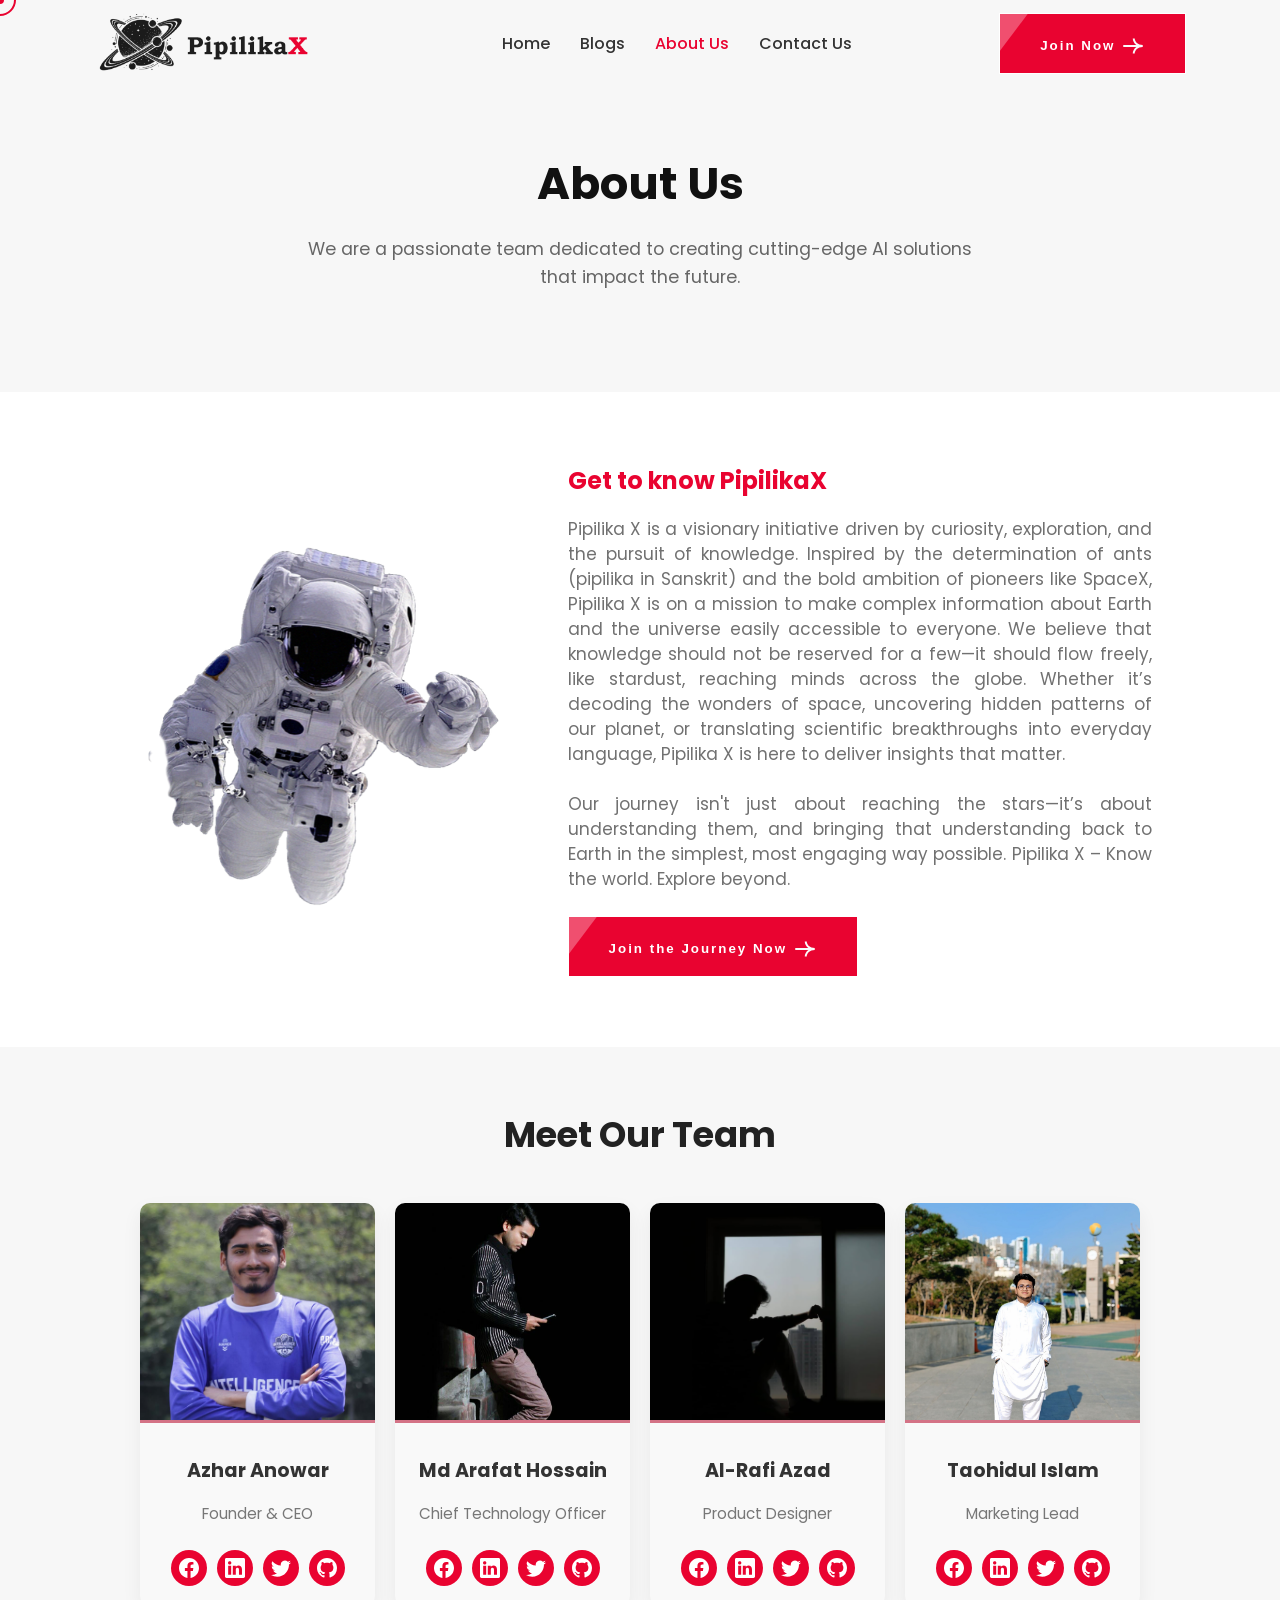
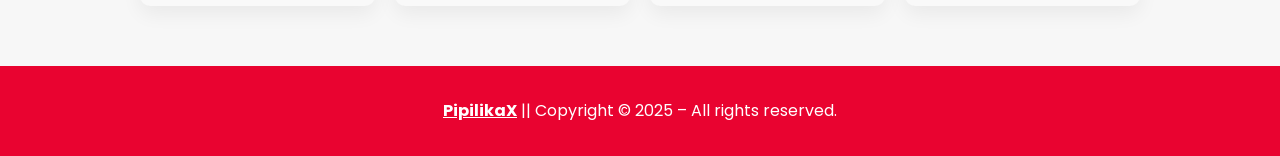
<file: about-us.html>
<!DOCTYPE html>
<html lang="en">

<head>
    <meta charset="UTF-8" />
    <meta name="viewport" content="width=device-width, initial-scale=1" />
    <title>PipilikaX - Your Space for AutoNotes</title>
    <!-- Google Fonts: Poppins -->
    <link href="https://fonts.googleapis.com/css2?family=Poppins:wght@400;600;700&display=swap" rel="stylesheet" />
    <link rel="icon" type="image/x-icon" href="assets/images/pipilika-favicon.png">
    <meta name="theme-color" content="#E90330" />
    <link href="assets/css/styles.css" rel="stylesheet" />
    <style>

    </style>
</head>

<body>
    <header>
        <div id="headerSection" class="header-inner">
            <!-- Logo -->
            <div class="logo-container">
                <a href="index.html" class="logo">
                    <img id="logoImage" src="assets/images/pipilika-logo.png" alt="PipilikaX Logo" />
                </a>
            </div>

            <!-- Desktop Navigation -->
            <nav class="desktop-nav">
                <ul>
                    <li><a href="index.html">Home</a></li>
                    <li><a href="blogs.html">Blogs</a></li>
                    <li><a href="about-us.html" class="active">About Us</a></li>
                    <li><a href="contact-us.html">Contact Us</a></li>
                </ul>
            </nav>

            <!-- Desktop CTA Button -->
            <div class="desktop-btn">
                <a href="#"><button class="btn">Join Now <img src="assets/images/arrow-white.svg" /></button></a>
            </div>

            <!-- Hamburger Icon -->
            <div id="menuToggle" class="menu-toggle">
                <span></span>
                <span></span>
                <span></span>
            </div>
        </div>

        <!-- Fullscreen Popup Menu -->
        <div id="fullScreenMenu" class="full-screen-menu">
            <div class="close-btn" id="closeMenu">&times;</div>
            <ul>
                <li><a href="index.html">Home</a></li>
                <li><a href="blogs.html">Blogs</a></li>
                <li><a href="about-us.html"  class="active">About Us</a></li>
                <li><a href="contact-us.html">Contact Us</a></li>
                <li><a href="#"><button class="btn">Join Now <img src="assets/images/arrow-white.svg" /></button></a>
                </li>
            </ul>
        </div>
    </header>



    <main class="about-section">
        <section class="intro">
            <h1>About Us</h1>
            <p class="subtitle">We are a passionate team dedicated to creating cutting-edge AI solutions that impact the
                future.</p>
        </section>
        <section id="aboutSection" style="background-color: white; padding: 70px 10vw;">
            <div class="about-container">
                <div class="about-image">
                    <img class="floating-image" src="assets/images/space-man-img.png" alt="About PipilikaX" width="400">
                </div>
                <div class="about-content">
                    <h2>Get to know PipilikaX</h2>
                    <p>
                        Pipilika X is a visionary initiative driven by curiosity, exploration, and the pursuit of
                        knowledge. Inspired by the
                        determination of ants (pipilika in Sanskrit) and the bold ambition of pioneers like SpaceX,
                        Pipilika X is on a mission
                        to make complex information about Earth and the universe easily accessible to everyone.
    
                        We believe that knowledge should not be reserved for a few—it should flow freely, like stardust,
                        reaching minds across
                        the globe. Whether it’s decoding the wonders of space, uncovering hidden patterns of our planet,
                        or translating
                        scientific breakthroughs into everyday language, Pipilika X is here to deliver insights that
                        matter.
                        <br><br>
                        Our journey isn't just about reaching the stars—it’s about understanding them, and bringing that
                        understanding back to
                        Earth in the simplest, most engaging way possible.
    
                        Pipilika X – Know the world. Explore beyond.
                    </p>
                    <a href="#"><button class="btn">Join the Journey Now <img
                                src="assets/images/arrow-white.svg" /></button></a>
                </div>
            </div>
        </section>
        <section class="team-section">
            <h2>Meet Our Team</h2>
            <div class="team-grid">
                <div class="team-member">
                    <img class="team-img" src="assets/images/team-1.jpg" alt="Team Member 1 - Azhar Anowar Photo">
                    <h3>Azhar Anowar</h3>
                    <p>Founder & CEO</p>
                    <div class="team-social">
                        <a href="https://facebook.com/azharanowar" target="_blank" class="social-icon facebook" aria-label="Facebook">
                            <img src="assets/images/facebook.svg" alt="Facebook" />
                        </a>
                        <a href="https://www.linkedin.com/in/azharanowar/" target="_blank" class="social-icon linkedin" aria-label="LinkedIn">
                            <img src="assets/images/linkedin.svg" alt="LinkedIn" />
                        </a>
                        <a href="https://x.com/AzharAnowar" target="_blank" class="social-icon twitter" aria-label="Twitter">
                            <img src="assets/images/twitter.svg" alt="Twitter" />
                        </a>
                        <a href="https://github.com/azharanowar" target="_blank" class="social-icon github" aria-label="GitHub">
                            <img src="assets/images/github.svg" alt="GitHub" />
                        </a>
                    </div>

                </div>
                <div class="team-member">
                    <img class="team-img" src="assets/images/team-2.jpg" alt="Team Member 2">
                    <h3>Md Arafat Hossain</h3>
                    <p>Chief Technology Officer</p>
                    <div class="team-social">
                        <a href="https://www.facebook.com/sijan.khan4646" target="_blank" class="social-icon facebook"
                            aria-label="Facebook">
                            <img src="assets/images/facebook.svg" alt="Facebook" />
                        </a>
                        <a href="#" target="_blank" class="social-icon linkedin" aria-label="LinkedIn">
                            <img src="assets/images/linkedin.svg" alt="LinkedIn" />
                        </a>
                        <a href="#" target="_blank" class="social-icon twitter" aria-label="Twitter">
                            <img src="assets/images/twitter.svg" alt="Twitter" />
                        </a>
                        <a href="#" target="_blank" class="social-icon github" aria-label="GitHub">
                            <img src="assets/images/github.svg" alt="GitHub" />
                        </a>
                    </div>
                </div>
                <div class="team-member">
                    <img class="team-img" src="assets/images/team-3.jpg" alt="Team Member 3">
                    <h3>Al-Rafi Azad</h3>
                    <p>Product Designer</p>
                    <div class="team-social">
                        <a href="https://www.facebook.com/alrafi.azad.9" target="_blank" class="social-icon facebook"
                            aria-label="Facebook">
                            <img src="assets/images/facebook.svg" alt="Facebook" />
                        </a>
                        <a href="#" target="_blank" class="social-icon linkedin" aria-label="LinkedIn">
                            <img src="assets/images/linkedin.svg" alt="LinkedIn" />
                        </a>
                        <a href="#" target="_blank" class="social-icon twitter" aria-label="Twitter">
                            <img src="assets/images/twitter.svg" alt="Twitter" />
                        </a>
                        <a href="#" target="_blank" class="social-icon github" aria-label="GitHub">
                            <img src="assets/images/github.svg" alt="GitHub" />
                        </a>
                    </div>
                </div>
                
                <div class="team-member">
                    <img class="team-img" src="assets/images/team-4.jpg" alt="Team Member 4">
                    <h3>Taohidul Islam</h3>
                    <p>Marketing Lead</p>
                    <div class="team-social">
                        <a href="https://www.facebook.com/mdtaohid.binbhuiyan" target="_blank" class="social-icon facebook"
                            aria-label="Facebook">
                            <img src="assets/images/facebook.svg" alt="Facebook" />
                        </a>
                        <a href="#" target="_blank" class="social-icon linkedin" aria-label="LinkedIn">
                            <img src="assets/images/linkedin.svg" alt="LinkedIn" />
                        </a>
                        <a href="#" target="_blank" class="social-icon twitter" aria-label="Twitter">
                            <img src="assets/images/twitter.svg" alt="Twitter" />
                        </a>
                        <a href="#" target="_blank" class="social-icon github" aria-label="GitHub">
                            <img src="assets/images/github.svg" alt="GitHub" />
                        </a>
                    </div>
                </div>
            </div>
        </section>
    </main>
    <footer>
        <a href="https://github.com/azharanowar/pipilikaX" target="_blank"><strong>PipilikaX</strong></a> || Copyright ©
        2025 – All rights reserved.
    </footer>
<div class="cursor-dot"></div>
<div class="cursor-ring"></div>
<button id="scrollToTopBtn" title="Go to top"><img src="assets/images/scroll-to-top.gif"/></button>
<script src="assets/js/scripts.js"></script>
</body>
</html>
</file>
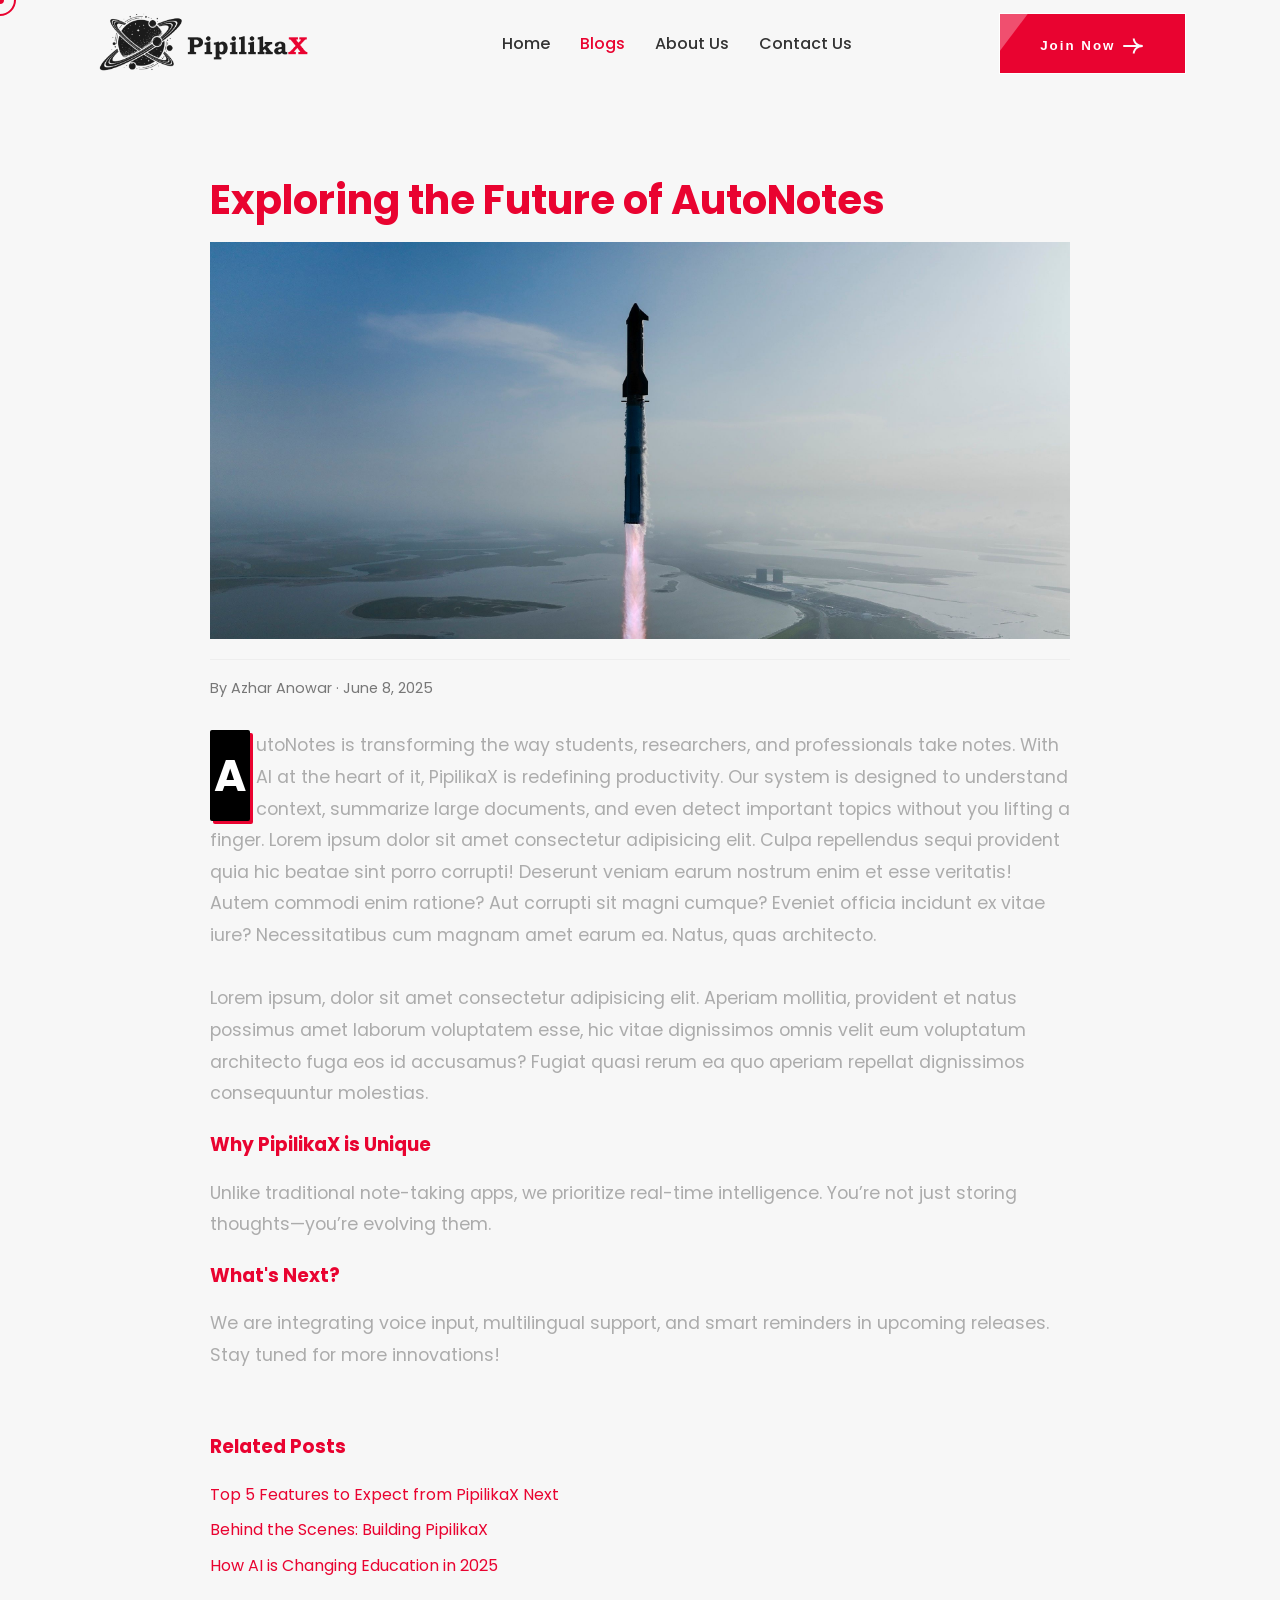
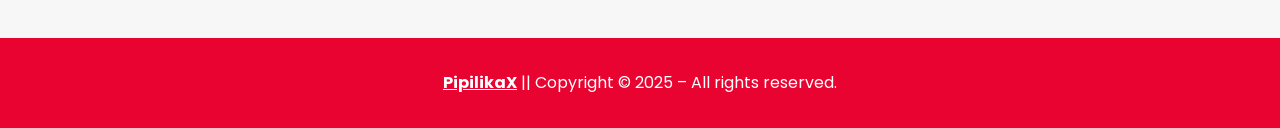
<file: blog-single.html>
<!DOCTYPE html>
<html lang="en">

<head>
    <meta charset="UTF-8" />
    <meta name="viewport" content="width=device-width, initial-scale=1" />
    <title>PipilikaX - Your Space for AutoNotes</title>
    <!-- Google Fonts: Poppins -->
    <link href="https://fonts.googleapis.com/css2?family=Poppins:wght@400;600;700&display=swap" rel="stylesheet" />
    <link rel="icon" type="image/x-icon" href="assets/images/pipilika-favicon.png">
    <meta name="theme-color" content="#E90330" />
    <link href="assets/css/styles.css" rel="stylesheet" />
    <style>

    </style>
</head>

<body>
    <header>
        <div id="headerSection" class="header-inner">
            <!-- Logo -->
            <div class="logo-container">
                <a href="index.html" class="logo">
                    <img id="logoImage" src="assets/images/pipilika-logo.png" alt="PipilikaX Logo" />
                </a>
            </div>

            <!-- Desktop Navigation -->
            <nav class="desktop-nav">
                <ul>
                    <li><a href="index.html">Home</a></li>
                    <li><a href="blogs.html" class="active">Blogs</a></li>
                    <li><a href="about-us.html">About Us</a></li>
                    <li><a href="contact-us.html">Contact Us</a></li>
                </ul>
            </nav>

            <!-- Desktop CTA Button -->
            <div class="desktop-btn">
                <a href="#"><button class="btn">Join Now <img src="assets/images/arrow-white.svg" /></button></a>
            </div>

            <!-- Hamburger Icon -->
            <div id="menuToggle" class="menu-toggle">
                <span></span>
                <span></span>
                <span></span>
            </div>
        </div>

        <!-- Fullscreen Popup Menu -->
        <div id="fullScreenMenu" class="full-screen-menu">
            <div class="close-btn" id="closeMenu">&times;</div>
            <ul>
                <li><a href="index.html">Home</a></li>
                <li><a href="blogs.html" class="active">Blogs</a></li>
                <li><a href="about-us.html">About Us</a></li>
                <li><a href="contact-us.html">Contact Us</a></li>
                <li><a href="#"><button class="btn">Join Now <img src="assets/images/arrow-white.svg" /></button></a>
                </li>
            </ul>
        </div>
    </header>



    <main>
        <main class="blog-single">
        
            <h1 class="blog-title">Exploring the Future of AutoNotes</h1>
            <img src="assets/images/spaceX-flight-rocket.jpg" alt="Blog Hero" class="blog-hero" />
            <div class="blog-meta">By Azhar Anowar · June 8, 2025</div>

            <div class="blog-single-content">
                <p>AutoNotes is transforming the way students, researchers, and professionals take notes. With AI at the
                heart of it, PipilikaX is redefining productivity. Our system is designed to understand context, summarize large
                documents, and even detect important
                topics without you lifting a finger. Lorem ipsum dolor sit amet consectetur adipisicing elit. Culpa repellendus sequi provident quia hic beatae sint porro corrupti! Deserunt veniam earum nostrum enim et esse veritatis! Autem commodi enim ratione? Aut corrupti sit magni cumque? Eveniet officia incidunt ex vitae iure? Necessitatibus cum magnam amet earum ea. Natus, quas architecto.
                <br>
                <br>Lorem ipsum, dolor sit amet consectetur adipisicing elit. Aperiam mollitia, provident et natus possimus amet laborum voluptatem esse, hic vitae dignissimos omnis velit eum voluptatum architecto fuga eos id accusamus? Fugiat quasi rerum ea quo aperiam repellat dignissimos consequuntur molestias. </p>

                <h3>Why PipilikaX is Unique</h3>
                <p>Unlike traditional note-taking apps, we prioritize real-time intelligence. You’re not just storing
                    thoughts—you’re evolving them.</p>

                <h3>What's Next?</h3>
                <p>We are integrating voice input, multilingual support, and smart reminders in upcoming releases. Stay
                    tuned for more innovations!</p>
            </div>

            <div class="related-posts">
                <h3>Related Posts</h3>
                <ul>
                    <li><a href="#">Top 5 Features to Expect from PipilikaX Next</a></li>
                    <li><a href="#">Behind the Scenes: Building PipilikaX</a></li>
                    <li><a href="#">How AI is Changing Education in 2025</a></li>
                </ul>
            </div>
        </main>

    </main>
    <footer>
        <a href="https://github.com/azharanowar/pipilikaX" target="_blank"><strong>PipilikaX</strong></a> || Copyright ©
        2025 – All rights reserved.
    </footer>
    <div class="cursor-dot"></div>
    <div class="cursor-ring"></div>
    <button id="scrollToTopBtn" title="Go to top"><img src="assets/images/scroll-to-top.gif" /></button>
    <script src="assets/js/scripts.js"></script>
</body>

</html>
</file>
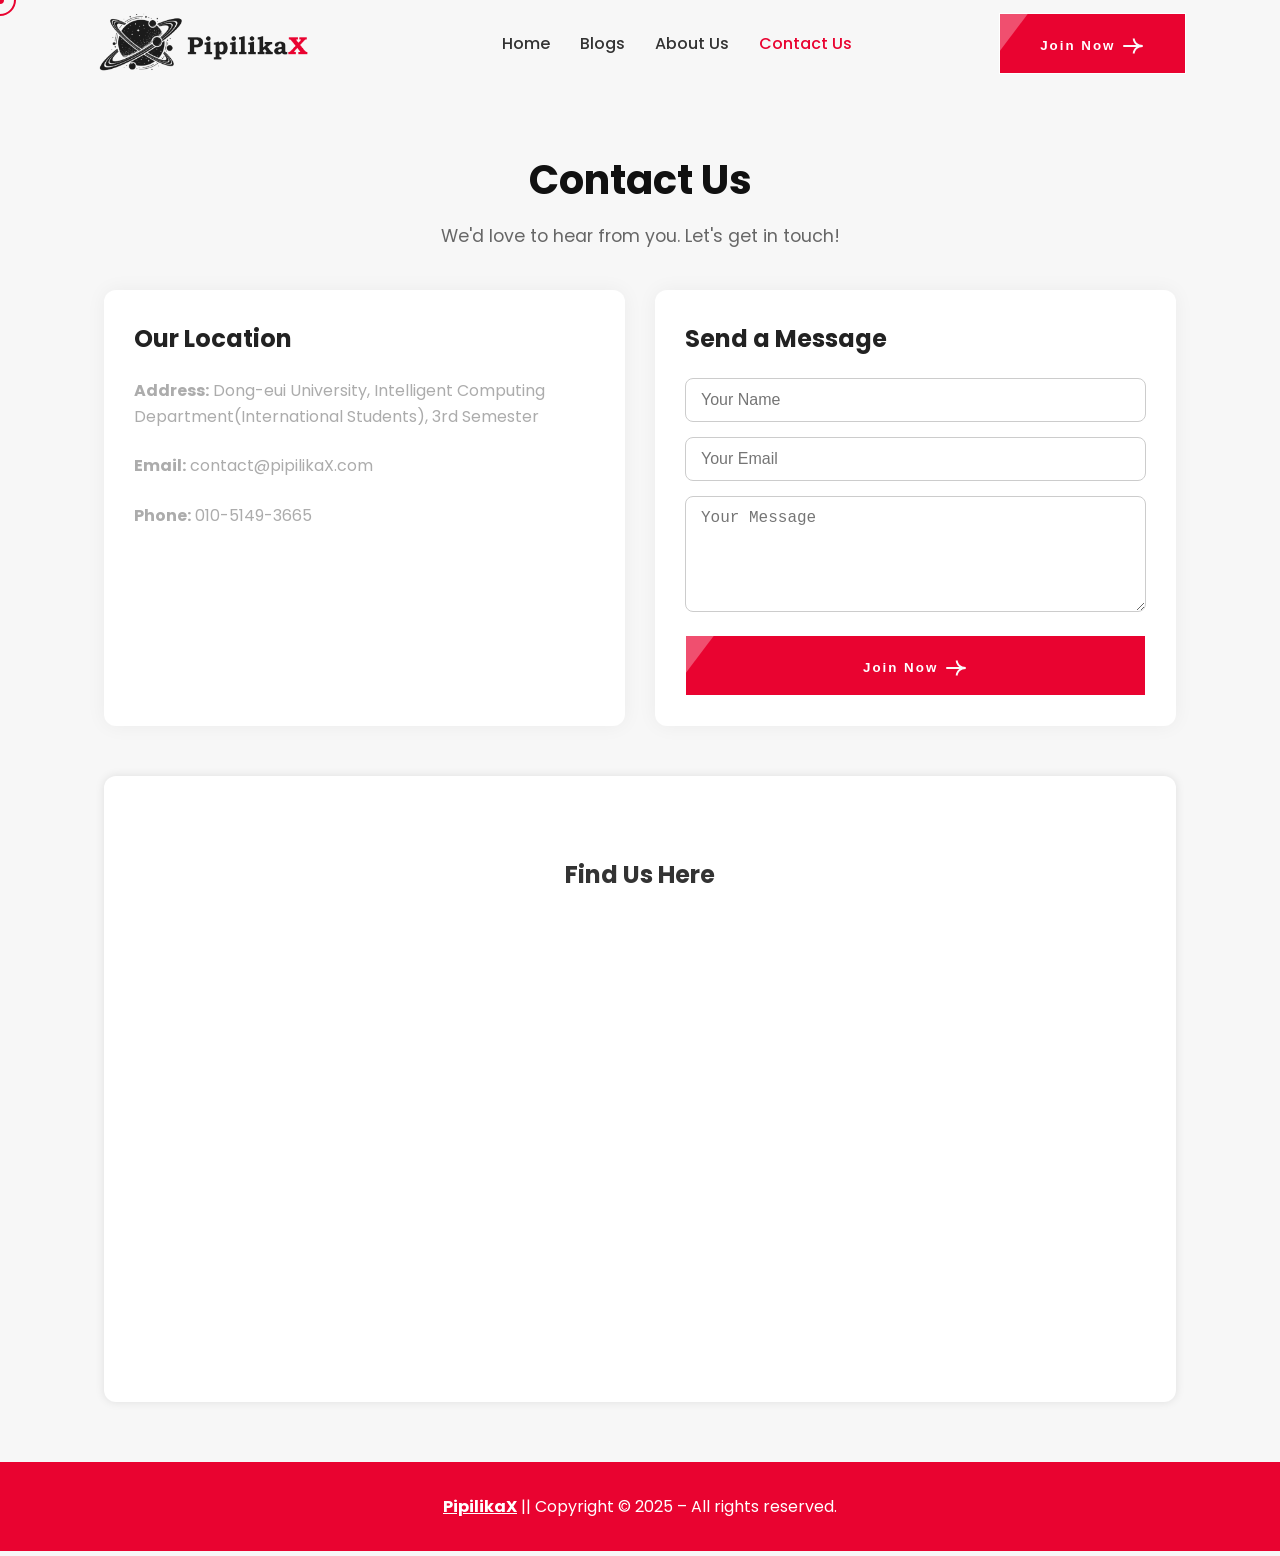
<file: contact-us.html>
<!DOCTYPE html>
<html lang="en">

<head>
    <meta charset="UTF-8" />
    <meta name="viewport" content="width=device-width, initial-scale=1" />
    <title>PipilikaX - Your Space for AutoNotes</title>
    <!-- Google Fonts: Poppins -->
    <link href="https://fonts.googleapis.com/css2?family=Poppins:wght@400;600;700&display=swap" rel="stylesheet" />
    <link rel="icon" type="image/x-icon" href="assets/images/pipilika-favicon.png">
    <meta name="theme-color" content="#E90330" />
    <link href="assets/css/styles.css" rel="stylesheet" />
    <style>

    </style>
</head>

<body>
    <header>
        <div id="headerSection" class="header-inner">
            <!-- Logo -->
            <div class="logo-container">
                <a href="index.html" class="logo">
                    <img id="logoImage" src="assets/images/pipilika-logo.png" alt="PipilikaX Logo" />
                </a>
            </div>

            <!-- Desktop Navigation -->
            <nav class="desktop-nav">
                <ul>
                    <li><a href="index.html">Home</a></li>
                    <li><a href="blogs.html">Blogs</a></li>
                    <li><a href="about-us.html">About Us</a></li>
                    <li><a href="contact-us.html" class="active">Contact Us</a></li>
                </ul>
            </nav>

            <!-- Desktop CTA Button -->
            <div class="desktop-btn">
                <a href="#"><button class="btn">Join Now <img src="assets/images/arrow-white.svg" /></button></a>
            </div>

            <!-- Hamburger Icon -->
            <div id="menuToggle" class="menu-toggle">
                <span></span>
                <span></span>
                <span></span>
            </div>
        </div>

        <!-- Fullscreen Popup Menu -->
        <div id="fullScreenMenu" class="full-screen-menu">
            <div class="close-btn" id="closeMenu">&times;</div>
            <ul>
                <li><a href="index.html">Home</a></li>
                <li><a href="blogs.html">Blogs</a></li>
                <li><a href="about-us.html">About Us</a></li>
                <li><a href="contact-us.html" class="active">Contact Us</a></li>
                <li><a href="#"><button class="btn">Join Now <img src="assets/images/arrow-white.svg" /></button></a>
                </li>
            </ul>
        </div>
    </header>



    <main class="contact-section">
    <h1>Contact Us</h1>
    <p class="subtitle">We'd love to hear from you. Let's get in touch!</p>

    <div class="contact-wrapper">
      <div class="contact-info">
        <h2>Our Location</h2>
        <p><strong>Address:</strong> Dong-eui University, Intelligent Computing Department(International Students), 3rd Semester</p>
        <p><strong>Email:</strong> contact@pipilikaX.com</p>
        <p><strong>Phone:</strong> 010-5149-3665</p>
      </div>

      <form class="contact-form">
        <h2>Send a Message</h2>
        <input type="text" placeholder="Your Name" required />
        <input type="email" placeholder="Your Email" required />
        <textarea placeholder="Your Message" rows="5" required></textarea>
        <a href="#"><button class="btn">Join Now <img src="assets/images/arrow-white.svg" /></button></a>
      </form>
    </div>

    <div class="map-container">
      <h2>Find Us Here</h2>
      <iframe
        src="https://maps.google.com/maps?q=busan&t=k&z=13&ie=UTF8&iwloc=&output=embed"
        frameborder="0"
        allowfullscreen
        loading="lazy"
      ></iframe>
    </div>
  </main>
    <footer>
        <a href="https://github.com/azharanowar/pipilikaX" target="_blank"><strong>PipilikaX</strong></a> || Copyright ©
        2025 – All rights reserved.
    </footer>

    <div class="cursor-dot"></div>
<div class="cursor-ring"></div>
<button id="scrollToTopBtn" title="Go to top"><img src="assets/images/scroll-to-top.gif"/></button>
<script src="assets/js/scripts.js"></script>
</body>
</html>
</file>
<file: assets/css/styles.css>
/* Root colors and variables */
:root {
  --main-color: #E90330;
  --main-color-dark: #B00225;
  --background-color: #f7f7f7;
  --text-color: #222222;
  --text-light: #acacac;
  --white: #ffffff;
  --light-white: #dfdfdf;
  --border-radius: 8px;
  --max-width: 1200px;
}

/* Reset & base styles */
*,
*::before,
*::after {
  box-sizing: border-box;
}

::selection {
  background-color: var(--main-color);
  color: var(--white);
}

body {
  margin: 0;
  font-family: 'Poppins', sans-serif;
  background-color: var(--background-color);
  color: var(--text-color);
  line-height: 1.6;
  font-weight: 400;
  -webkit-font-smoothing: antialiased;
  -moz-osx-font-smoothing: grayscale;
}

html,
body {
  margin: 0;
  padding: 0;
}

/* Container for consistent page width */
.container {
  max-width: var(--max-width);
  margin: 0 auto;
  padding: 1rem 2rem;
}

.logo {
  font-weight: 700;
  font-size: 1.8rem;
  color: var(--main-color);
  text-decoration: none;
  letter-spacing: 1px;
}

nav {
  display: flex;
  gap: 1.5rem;
}

nav a {
  color: var(--text-color);
  text-decoration: none;
  font-weight: 600;
  transition: color 0.3s ease;
}

nav a:hover {
  color: var(--main-color);
}

/* Main content */
main {
  margin: 0 auto;
}

h1,
h2,
h3,
h4,
h5 {
  color: var(--main-color);
  font-weight: 700;
  margin-top: 0;
  margin-bottom: 1rem;
}

p {
  color: var(--text-light);
  margin-bottom: 1.5rem;
}

a {
  color: var(--main-color);
  text-decoration: none;
  transition: color 0.3s ease;
}

a:hover {
  color: var(--main-color-dark);
}

.btn {
  margin: 0 !important;
}


/* Flex utilities */
.flex {
  display: flex;
  align-items: center;
  justify-content: space-between;
  flex-wrap: wrap;
}

.flex-column {
  display: flex;
  flex-direction: column;
}

.cursor-dot,
.cursor-ring {
  position: fixed;
  pointer-events: none;
  top: 0;
  left: 0;
  transform: translate(-50%, -50%);
  transition: transform .1s ease;
}

.cursor-dot {
  width: 8px;
  height: 8px;
  background: var(--main-color);
  border-radius: 50%;
  z-index: 9999;
}

.cursor-ring {
  width: 32px;
  height: 32px;
  border: 2px solid var(--main-color);
  border-radius: 50%;
  z-index: 9998;
}

footer {
  background: var(--main-color);
  color: var(--white);
  text-align: center;
  padding: 2rem;
  font-size: 1rem;
}

.footer-content {
  display: flex;
  flex-direction: column;
  align-items: center;
  gap: 15px;
}

.footer-brand {
  text-align: center;
}

.footer-social {
  display: flex;
  gap: 15px;
  align-items: center;
  justify-content: center;
}

.footer-social .social-link {
  display: inline-flex;
  align-items: center;
  justify-content: center;
  width: 40px;
  height: 40px;
  background: rgba(255, 255, 255, 0.15);
  border-radius: 50%;
  transition: all 0.3s ease;
}

.footer-social .social-link:hover {
  background: rgba(255, 255, 255, 0.3);
  transform: translateY(-3px);
}

.footer-social .social-link img {
  width: 20px;
  height: 20px;
  filter: brightness(0) invert(1);
}

footer a {
  color: white;
  text-decoration: underline;

}

footer a:hover {
  color: rgba(255, 255, 255, 0.584);
  text-decoration: underline;

}

#heroSection {
  position: relative;
  left: 0;
  top: 0;
  width: 100% !important;
  /* full viewport width */
  min-height: 650px;
  display: flex;
  align-items: center !important;
  overflow: hidden;
  margin: 0;
  padding: 0;
  background: black;
  /* or your desired bg color */
  z-index: 0;
}




#heroContainer {
  max-width: var(--max-width);
  width: 100%;
  margin: 0 auto;
  padding: 2rem;
  /* this is your internal padding */
  display: flex;
  justify-content: space-between;
  align-items: center;
  gap: 2rem;
  color: white;
  text-align: left;
  position: relative;
  z-index: 1;
}



.hero-wrapper {
  width: 55%;
  max-width: 700px;
  margin: 2rem auto;
  padding: 2.5px;
  /* border thickness */

  /* Gradient border background */
  background: linear-gradient(45deg,
      #1a1a1a,
      /* very dark gray */
      #000000,
      /* black */
      #330000,
      /* very dark red */
    );

  /* Shadow for depth */
  box-shadow:
    0 8px 32px 0 rgba(233, 3, 48, 0.35),
    0 4px 16px 0 rgba(0, 0, 0, 0.4);

  position: relative;
  overflow: hidden;
  border: 2.5px solid;
  border-image-slice: 1;
  border-image-source: linear-gradient(45deg,
      #e90330,
      #b00225,
      #ffffff55);
}

.hero-content {
  border-radius: 2px;
  /* slightly smaller than wrapper */
  background: rgba(255, 255, 255, 0.1);
  backdrop-filter: blur(2px);
  -webkit-backdrop-filter: blur(2px);
  padding: 3rem;
  color: var(--text-color);
  width: 100%;
  height: 100%;
}



.hero-content h2 {
  font-size: 2.5rem;
  font-weight: 800;
  color: var(--white) !important;
  margin-bottom: 1rem;
}

.hero-content p {
  color: var(--text-light) !important;
  margin-bottom: 2rem;
}

.hero-content .btn {
  background-color: transparent;
}

#typed-text {
  background-color: var(--main-color);
  color: var(--white);
  border-right: 2px solid white !important;
  padding-right: 5px;
  padding-left: 5px;
  white-space: nowrap;
  display: inline-block;
  animation: blinkCursor 0.8s steps(2) infinite;
}

/* Cursor blinking */
@keyframes blinkCursor {

  0%,
  100% {
    border-color: var(--main-color);
  }

  50% {
    border-color: transparent;
  }
}


.hero-image {
  width: 45%;
}

.hero-image img {
  width: 100%;
  max-width: 100%;
  animation: float 4s ease-in-out infinite;
  will-change: transform;
  display: block;
  margin: 0 auto;
}


#starfield {
  position: absolute;
  top: 0;
  left: 0;
  width: 100vw;
  height: 100%;
  z-index: 0;
  pointer-events: none;
}




.btn {
  text-align: center;
  display: inline-block;
  padding: 20px 40px;
  border: 1px solid #fff;
  color: #fff;
  background-color: var(--main-color);
  font-weight: 600;
  cursor: pointer;
  letter-spacing: 2px;
  position: relative;
  overflow: hidden;
  margin: 0 20px;
  text-decoration: none;
  transition: color 0.3s;
}

.btn img {
  margin-bottom: -8px;
}

.btn:before {
  content: "";
  position: absolute;
  height: 150px;
  width: 50px;
  background: #fff;
  left: -55px;
  top: -40px;
  transform: rotate(37deg);
  transition: all 0.3s ease;
  opacity: 0.3;
}

.btn:hover:before {
  left: 95%;
}




header {
  position: relative;
  top: 0;
  width: 100%;
  z-index: 10000;
  background: transparent;
  transition: all 0.3s ease;
}

#headerSection {
  transition: all 0.3s ease;
}

/* When header becomes scrolled - becomes fixed */
#headerSection.header-scrolled {
  position: fixed;
  top: 0;
  left: 0;
  width: 100%;
  background: rgba(0, 0, 0, 0.85);
  backdrop-filter: blur(12px);
  -webkit-backdrop-filter: blur(12px);
  box-shadow: 0 8px 24px rgba(0, 0, 0, 0.3);
}

#headerSection.header-scrolled ul li a {
  color: #fff !important;
}

#headerSection.header-scrolled .btn {
  background-color: var(--main-color);
  color: #fff;
}

#headerSection.header-scrolled .desktop-nav ul li a.active,
#headerSection.header-scrolled nav ul li a.active {
  color: var(--main-color) !important;
}

#headerSection.header-scrolled .desktop-nav ul li a:hover,
#headerSection.header-scrolled nav ul li a:hover {
  color: var(--main-color) !important;
}

/* Logo section */
.logo img {
  width: 220px;
  transition: all 0.3s ease;
  margin-bottom: -12px;
}

/* Inner layout */
.header-inner {
  margin: auto;
  padding: 12px 20px;
  display: flex;
  align-items: center;
  justify-content: space-around;
}

/* Navigation desktop */
.desktop-nav ul {
  list-style: none;
  display: flex;
  gap: 30px;
}

.desktop-nav ul li a {
  text-decoration: none;
  color: #333;
  font-weight: 500;
  transition: color 0.3s ease;
}

.desktop-nav ul li a:hover {
  color: var(--main-color);
}

.active {
  color: var(--main-color) !important;
}


/* Hamburger toggle */
.menu-toggle {
  display: none;
  flex-direction: column;
  gap: 6px;
  cursor: pointer;
}

.menu-toggle span {
  width: 28px;
  height: 3px;
  background: #333;
  transition: 0.3s;
}


.menu-toggle span.hamburger-white {
  background-color: white !important;
}

/* Fullscreen popup menu */
.full-screen-menu {
  position: fixed;
  top: 0;
  left: 0;
  width: 100%;
  height: 100vh;
  background: #0d0d0d;
  display: flex;
  align-items: center;
  justify-content: center;
  flex-direction: column;
  transform: translateY(-100%);
  transition: transform 0.4s ease-in-out;
  z-index: 99999;
}

.full-screen-menu.active {
  transform: translateY(0%);
}

.full-screen-menu .close-btn {
  position: absolute;
  top: 20px;
  right: 30px;
  font-size: 40px;
  color: white;
  cursor: pointer;
}

.full-screen-menu ul {
  list-style: none;
  text-align: center;
  padding: 0;
}

.full-screen-menu ul li {
  margin: 20px 0;
}

.full-screen-menu ul li a {
  font-size: 24px;
  color: white;
  text-decoration: none;
}

.full-screen-menu .btn {
  margin-top: 40px;
}


#scrollToTopBtn {
  position: fixed;
  bottom: 40px;
  right: 40px;
  z-index: 999;
  background-color: #000;
  color: #fff;
  border: none;
  outline: none;
  padding: 5px 7px;
  border-radius: 50%;
  cursor: pointer;
  opacity: 0;
  visibility: hidden;
  transform: scale(0.8);
  transition: opacity 0.3s ease, transform 0.3s ease, visibility 0.3s;
  box-shadow: 0 4px 8px rgba(0, 0, 0, 0.3);
}

#scrollToTopBtn img {
  width: 50px;
  height: auto;
}

#scrollToTopBtn:hover {
  background-color: #333;
  transform: scale(1);
}

#scrollToTopBtn.show {
  opacity: 1;
  visibility: visible;
  transform: scale(1);
}





#aboutSection {
  min-height: 400px;
  padding: 100px 10vw;
  margin: auto;
}

.about-container {
  display: flex;
  justify-content: space-around;
  align-items: center;
  display: flex;
  gap: 50px;
}

.about-container .btn {
  margin: 0;
}

.about-image {
  width: 40%;
  margin: auto;
  padding: auto;
  text-align: center;
}

.about-image img {
  width: 100%;
}

.about-content {
  width: 60%;
}



.about-content p {
  font-size: 17px;
  color: #717171;
  line-height: 25px;
  text-align: justify;
}

#planetNamesSection {
  display: flex;
  flex-direction: column;
  justify-content: center;
  align-items: center;
  background-color: var(--white);
  text-align: center;

  padding: 50px 10vw;
}

#planetNamesSection img {
  width: 100%;
}


#imageOfTheDaySection {
  min-height: 400px;
  padding: 100px 10vw;
  margin: auto;
}

.image-of-the-day {
  width: 45%;
}

.image-of-the-day-content {
  width: 55%;
}

.image-of-the-day img {
  border-radius: 20px 50px 20px 50px;
  width: 100%;
  box-shadow: 5px 5px 15px rgba(0, 0, 0, 0.3);
}

.spacing-letter-text {
  letter-spacing: 10px;
  text-transform: uppercase;
  font-weight: 300;
}



#engineSection {
  min-height: 200px;
  padding: 100px 0;
  margin: auto;
  background-color: var(--white) !important;
}

.engines-slide-content {
  width: 100%;
  overflow: hidden;
  background: transparent;
  padding: 10px 0;

}

.engine-title {
  font-size: 45px;
  text-transform: uppercase;
  color: hsla(0, 0%, 0%, 0.233);
  text-align: center;
  margin-bottom: 0;
}

.engines-slide-content h4 {
  font-size: 20px;
  text-transform: uppercase;
  color: #00000033;
  /* text-align: center; */
  padding-left: 30px;
  margin-bottom: 15px;
}

.engines-title {
  font-size: 45px;
  text-transform: uppercase;
  color: #00000033;
}

.engines-slide {
  display: flex;
  width: max-content;
  animation: scroll 25s linear infinite;
}

.engines-slide-text {
  white-space: nowrap;
  font-size: 35px;
  font-weight: 500;
  padding: 0 1rem;
  color: #111;
  display: flex;
  align-items: center;
}

.dot {
  width: 12px;
  height: 12px;
  background: #000;
  border-radius: 50%;
  margin: 0 1rem;
  align-self: center;
}



#satelliteTracker {
  min-height: 200px;
  padding: 100px 0;
  margin: auto;
  padding: 100px 10vw;
}



.tracker-container {
  display: flex;
  justify-content: space-around;
  align-items: center;
  gap: 30px;

}

.tracker-content {
  width: 50%;
}

.tracker-frame-wrapper {
  width: 50%;
}

.tracker-title {
  font-size: 2rem;
  margin-bottom: 20px;
  letter-spacing: 1px;
}

.tracker-description {
  font-size: 1.1rem;
  color: var(--text-light);
  margin-bottom: 30px;
  max-width: 700px;
  margin-left: auto;
  margin-right: auto;
}

.tracker-frame-wrapper {
  border-radius: 10px;
  overflow: hidden;
  box-shadow: 0 10px 30px rgba(0, 0, 0, 0.3);
  margin-bottom: 25px;
}

.tracker-iframe {
  display: block;
  width: 100%;
  height: 400px;
  border: none;
}


#learnMoreSection {
  display: flex;
  flex-wrap: wrap;
  justify-content: center;
  align-items: center;
  text-align: center;
  background-color: var(--light-white);
  padding: 70px 10vw;
}

.learn-more-content p {
  color: #717171;
}

.learn-more-images {
  padding: 25px 0;
}

.learn-more-images {
  display: flex;
  justify-content: space-evenly;
  align-items: stretch;
}





#advenntureFixedSection {
  width: 100%;
  background-image: url("../images/mars-image.jpg");
  min-height: 450px;
  background-color: white;
  background-repeat: no-repeat;
  background-attachment: fixed;
  background-position: center;
  background-size: cover;
  display: flex;
  align-items: center;
}

.adventure-container {
  display: flex;
  justify-content: space-around;
  align-items: center;
  flex-wrap: nowrap;
  padding: 70px 10vw;
  gap: 30;
}

.adventure-content h3 {
  color: var(--white);
  font-size: 1.7rem;
}

.adventure-content {
  width: 60%;
}





/* Blogs page */

.section-title {
  text-align: center;
  font-size: 2rem;
  margin-bottom: 2rem;
  color: var(--main-color);
}

.blog-grid {
  display: grid;
  grid-template-columns: repeat(auto-fit, minmax(300px, 1fr));
  gap: 20px;
  justify-content: center;
  /* 💡 This centers the entire grid horizontally */
}

.blog-card {
  width: 300px;
  background-color: var(--white);
  border-radius: var(--border-radius);
  box-shadow: 0 0 12px rgba(0, 0, 0, 0.05);
  overflow: hidden;
  transition: transform 0.3s ease, box-shadow 0.3s ease;
  height: 100%;
}

.blog-card:hover {
  transform: translateY(-6px);
  box-shadow: 0 12px 24px rgba(0, 0, 0, 0.1);
}


.blog-image {
  width: 100%;
  height: 250px;
  object-fit: cover;
}

.blog-content {
  padding: 1rem;
}

.blog-content .btn {
  width: 100%;
}

.blog-content h3 {
  font-size: 1.2rem;
  color: var(--main-color);
  margin-bottom: 0.5rem;
}

.blog-content p {
  color: var(--text-light);
  font-size: 0.95rem;
  margin-bottom: 1rem;
}

#blogList {
  padding: 70px 10vw;
}

.blog-grid {
  display: grid;
  justify-items: center;
  /* horizontally centers each item */
  align-items: start;
  /* or center if you want vertical centering */
}

/* Pagination */
.pagination {
  display: flex;
  justify-content: center;
  align-items: center;
  gap: 20px;
  margin: 60px auto 40px;
  padding: 30px;
  max-width: 600px;
}

.pagination-btn {
  display: inline-flex;
  align-items: center;
  gap: 10px;
  padding: 14px 28px;
  background: linear-gradient(135deg, var(--main-color) 0%, var(--main-color-dark) 100%);
  color: #ffffff !important;
  text-decoration: none;
  border-radius: 50px;
  font-weight: 600;
  font-size: 14px;
  letter-spacing: 0.5px;
  transition: all 0.4s cubic-bezier(0.175, 0.885, 0.32, 1.275);
  box-shadow: 0 4px 15px rgba(233, 3, 48, 0.25);
}

.pagination-btn:hover {
  transform: translateY(-3px) scale(1.02);
  box-shadow: 0 8px 25px rgba(233, 3, 48, 0.4);
  color: #ffffff !important;
}

.pagination-btn i {
  font-size: 12px;
  transition: transform 0.3s ease;
}

.pagination-btn:hover i.fa-arrow-left {
  transform: translateX(-3px);
}

.pagination-btn:hover i.fa-arrow-right {
  transform: translateX(3px);
}

.pagination-numbers {
  display: flex;
  align-items: center;
  gap: 10px;
  background: rgba(0, 0, 0, 0.03);
  padding: 8px 16px;
  border-radius: 50px;
}

.pagination-number {
  display: inline-flex;
  align-items: center;
  justify-content: center;
  width: 44px;
  height: 44px;
  border-radius: 50%;
  background: white;
  color: var(--text-color);
  text-decoration: none;
  font-weight: 600;
  font-size: 15px;
  transition: all 0.3s ease;
  border: 2px solid transparent;
  box-shadow: 0 2px 8px rgba(0, 0, 0, 0.05);
}

.pagination-number:hover {
  background: var(--main-color);
  color: #ffffff !important;
  border-color: var(--main-color);
  transform: scale(1.1);
  box-shadow: 0 4px 15px rgba(233, 3, 48, 0.3);
}

.pagination-number.active {
  background: linear-gradient(135deg, var(--main-color) 0%, var(--main-color-dark) 100%);
  color: #ffffff !important;
  border-color: transparent;
  font-weight: 700;
  box-shadow: 0 4px 15px rgba(233, 3, 48, 0.35);
  transform: scale(1.05);
}

/* Blog single page */
.blog-single {
  max-width: 900px;
  margin: 80px auto 60px;
  padding: 0 20px;
}

.blog-hero {
  width: 100%;
  padding-bottom: 20px;
  margin-bottom: 10px;
  border-bottom: 1px solid #eee;
}

.blog-single-image {
  width: 100%;
  max-height: 500px;
  overflow: hidden;
  border-radius: 16px;
  margin: 25px 0 35px 0;
  box-shadow: 0 8px 30px rgba(0, 0, 0, 0.15);
}

.blog-single-image img {
  width: 100%;
  height: 100%;
  object-fit: cover;
  display: block;
}

.blog-title {
  font-size: 2.5rem;
  font-weight: 700;
  margin-bottom: 10px;
}

.blog-meta {
  color: #777;
  font-size: 0.9rem;
  margin-bottom: 30px;
}

.blog-single-content p {
  line-height: 1.8;
  font-size: 1.1rem;
  margin-bottom: 20px;
}

.blog-single-content::first-letter {
  font-size: 2rem;
  font-weight: bold;
  color: white;
  background-color: black;
  border-radius: 2px;
  box-shadow: 3px 3px 0 var(--main-color);
  font-size: 250%;
  padding: 6px 4px;
  margin-right: 6px;
  float: left;
}

.blog-single-content h2 {
  margin-top: 40px;
  font-size: 1.6rem;
}

.related-posts {
  margin-top: 60px;
}

.related-posts h3 {
  margin-bottom: 20px;
}

.related-posts ul {
  list-style: none;
  padding: 0;
}

.related-posts li a {
  text-decoration: none;
  color: #e90330;
  display: block;
  margin-bottom: 10px;
}




/* Contact page */

.contact-section {
  padding: 60px 5%;
  max-width: 1200px;
  margin: 0 auto;
}

.contact-section h1 {
  font-size: 2.5rem;
  margin-bottom: 10px;
  color: #111;
  text-align: center;
}

.subtitle {
  text-align: center;
  margin-bottom: 40px;
  color: #777;
}

.contact-wrapper {
  display: flex;
  flex-wrap: wrap;
  gap: 30px;
  margin-bottom: 50px;
}

.contact-info,
.contact-form {
  flex: 1 1 45%;
  background: #fff;
  padding: 30px;
  border-radius: 12px;
  box-shadow: 0 0 20px rgba(0, 0, 0, 0.05);
}

.contact-info h2,
.contact-form h2 {
  margin-bottom: 20px;
  color: #222;
}

.contact-form input,
.contact-form textarea {
  width: 100%;
  padding: 12px 15px;
  margin-bottom: 15px;
  border: 1px solid #ccc;
  border-radius: 8px;
  font-size: 1rem;
}

.contact-form .btn {
  width: 100%;
}

/* Map */
.map-container {
  margin-top: 40px;
  border-radius: 12px;
  overflow: hidden;
  box-shadow: 0 0 10px rgba(0, 0, 0, 0.1);
}

.map-container h2 {
  text-align: center;
  margin-bottom: 20px;
  color: #333;
}

.map-container iframe {
  width: 100%;
  height: 400px;
  border: 0;
  border-radius: 10px;
}

.map-container {
  padding: 80px 10vw;
  background-color: white;
}


/* About us page */

.about-section .intro {
  text-align: center;
  padding: 60px 5%;
  max-width: 800px;
  margin: 0 auto;
}

.about-section h1 {
  font-size: 2.8rem;
  color: #111;
}

.subtitle {
  color: #666;
  margin-top: 10px;
  font-size: 1.1rem;
}

/* Team Section */
.team-section {
  padding: 60px 5%;
  text-align: center;
}

.team-section h2 {
  font-size: 2.2rem;
  margin-bottom: 40px;
  color: #222;
}

.team-grid {
  display: grid;
  grid-template-columns: repeat(auto-fit, minmax(220px, 1fr));
  gap: 20px;
  max-width: 1000px;
  margin: 0 auto;
}

.team-member {
  background: #f9f9f9;
  border-radius: 10px;
  box-shadow: 0 8px 20px rgba(0, 0, 0, 0.06);
  transition: transform 0.3s ease, box-shadow 0.3s ease;
}

.team-member:hover {
  transform: translateY(-8px);
  box-shadow: 0 16px 40px rgba(0, 0, 0, 0.08);
}

.team-member .team-img {
  width: 100%;
  height: 220px;
  object-fit: cover;
  border-radius: 10px 10px 0px 0px;
  margin-bottom: 15px;
  border-bottom: 3px solid #d47386;
}

.team-member h3 {
  margin: 10px 0 5px;
  font-size: 1.2rem;
  color: #333;
}

.team-member p {
  color: #777;
  font-size: 0.95rem;
}



.floating-image {
  animation: float 4s ease-in-out infinite;
  will-change: transform;
}

.team-social {
  margin-top: 1rem;
  display: flex;
  justify-content: center;
  gap: 10px;

  margin-bottom: 20px;
}

.social-icon {
  width: 36px;
  height: 36px;
  background-color: var(--main-color);
  /* fallback or default */
  display: flex;
  align-items: center;
  justify-content: center;
  border-radius: 50%;
  transition: background-color 0.3s ease, transform 0.2s ease;
}

.social-icon img {
  width: 20px;
  height: 20px;
  filter: brightness(0) invert(1);
  /* makes icon white */
}

.social-icon:hover {
  background-color: var(--main-color-dark);
  transform: scale(1.1);
  margin-top: -5px;
  transition: all ease-in-out 0.3s;
}




.error-page {
  position: relative;
  height: 100vh;
  overflow: hidden;
  display: flex;
  align-items: center;
  justify-content: center;
  color: white;
  background-color: black;
  z-index: 1;
}


.bg-scroll {
  position: absolute;
  top: 0;
  left: 0;
  width: 200%;
  height: 100%;
  background: url('../images/space.jpg') repeat-x;
  background-size: auto 100%;
  animation: bg-move 20s linear infinite;
  z-index: -1;
}

@keyframes bg-move {
  from {
    transform: translateX(0);
  }

  to {
    transform: translateX(-50%);
  }
}

.error-content {
  position: relative;
  z-index: 2;
  padding: 2rem;
  padding: 70px 5vw;
  display: flex;
  justify-content: space-between;
  align-items: center;
  background-color: rgba(255, 255, 255, 0.8);
  border-radius: 20px;
}

.error-content .floating-image {
  max-width: 300px;
  margin-bottom: 1.5rem;
}

.error-content h1 {
  font-size: 5rem;
  margin: 0;
  font-weight: bold;
  color: var(--main-color);
}

.error-content p {
  color: var(--text-color);
}


/* Astronaut */
.astronaut {
  position: absolute;
  bottom: 10%;
  right: 8%;
  width: 400px;
  animation: float 6s ease-in-out infinite;
}

/* Responsive */
@media (max-width: 768px) {
  .error-content h1 {
    font-size: 4rem;
  }

  .astronaut {
    width: 120px;
    right: 5%;
  }

  .error-content {
    display: flex;
    flex-direction: column;
    width: 100%;
    text-align: center;
  }

  .error-page {
    height: 800px;
    padding: 50px 5vw;
  }

  .error-content .floating-image {
    max-width: 50 !important;
    margin: auto;
  }
}



@keyframes scroll {
  from {
    transform: translateX(0%);
  }

  to {
    transform: translateX(-50%);
  }
}

.reverse .reverse-track {
  animation: scroll-reverse 25s linear infinite;
}

@keyframes scroll-reverse {
  from {
    transform: translateX(-50%);
  }

  to {
    transform: translateX(0%);
  }
}


@keyframes float {
  0% {
    transform: translateY(0px);
  }

  50% {
    transform: translateY(-20px);
  }

  100% {
    transform: translateY(0px);
  }
}






/* Responsive typography */
@media (max-width: 768px) {

  h1 {
    font-size: 1.8rem;
  }

  .container {
    padding: 1rem;
  }

  nav {
    justify-content: center;
    width: 100%;
    margin-top: 1rem;
  }

  #heroSection {
    min-height: 900px;
  }

  #heroContainer {
    flex-direction: column;
    flex-wrap: wrap;
    padding: 1rem;
    height: auto;
  }

  .hero-wrapper {
    width: 100%;
  }

  .hero-content {
    margin-bottom: 0 !important;
  }

  #heroSection h1 {
    font-size: 2rem;
  }

  #heroSection p {
    font-size: 1rem;
  }

  .hero-content,
  .hero-image {
    margin-bottom: 1.5rem;
  }

  .hero-image {
    width: 100%;
  }

  .cursor-dot,
  .cursor-ring {
    display: none;
  }

  .contact-wrapper {
    flex-direction: column;
  }

  .contact-info,
  .contact-form {
    flex: 1 1 100%;
  }

  .about-section h1 {
    font-size: 2rem;
  }

  .team-section h2 {
    font-size: 1.8rem;
  }

  #aboutSection {
    padding: 60px 5vw !important;
  }

  .about-container {
    flex-direction: column-reverse;
    flex-wrap: wrap;
  }

  .about-image,
  .about-content {
    width: 100%;
    text-align: center !important;
  }

  #planetNamesSection {
    padding: 50px 5vw;
  }

  #imageOfTheDaySection {
    padding: 50px 5vw;
  }

  .about-container {
    flex-direction: column;
    flex-wrap: wrap;
    text-align: center;
  }

  #imageOfTheDaySection .spacing-letter-text {
    text-align: center;
  }

  .engine-title {
    margin-bottom: 1.5rem;
    font-size: 2.5rem;
  }

  #satelliteTracker {
    padding: 60px 5vw;
    text-align: center;
  }

  .tracker-container {
    flex-direction: column;
  }

  .tracker-content,
  .tracker-frame-wrapper {
    width: 100%;
  }

  .adventure-container {
    padding: 60px 5vw;
    text-align: center;
    flex-direction: column;
  }

  .adventure-container h3 {
    font-size: 2rem;
  }

  .adventure-content,
  .adventure-call-to-action {
    width: 100%;
  }

  #learnMoreSection {
    padding: 60px 5vw;
    flex-wrap: wrap;
  }

  .learn-more-images {
    flex-direction: column;
    align-items: center;
    flex-wrap: wrap;
  }

  #blogList {
    padding: 60px 5vw;
  }

  .blog-card {
    width: 100% !important;
  }

  .contact-section {
    padding: 60px 5vw;
  }

  .map-container {
    padding: 50px 5vw;
  }

  #scrollToTopBtn {
    bottom: 30px;
    right: 20px;
  }

  .learn-more-images img {
    width: 100%;
  }

  .blog-title {
    font-size: 1.8rem;
  }
}


/* Responsive Header For Mobiles and Tablets View*/
@media (max-width: 992px) {

  .desktop-nav,
  .desktop-btn {
    display: none;
  }

  .menu-toggle {
    display: flex;
  }

  .learn-more-images {
    display: flex;
    justify-content: space-evenly;
    align-items: center;
    flex-wrap: wrap;
    gap: 30px;
  }

  #aboutSection {
    padding: 60px 10vw;
  }

  .about-image,
  .about-content {
    width: 100%;
    text-align: center !important;
  }

  .about-container {
    flex-direction: column-reverse;
  }
}

@media (max-width: 1280px) {
  .learn-more-images {
    display: flex;
    justify-content: space-evenly;
    align-items: center;
    flex-wrap: wrap;
    gap: 30px;
  }
}
</file>
